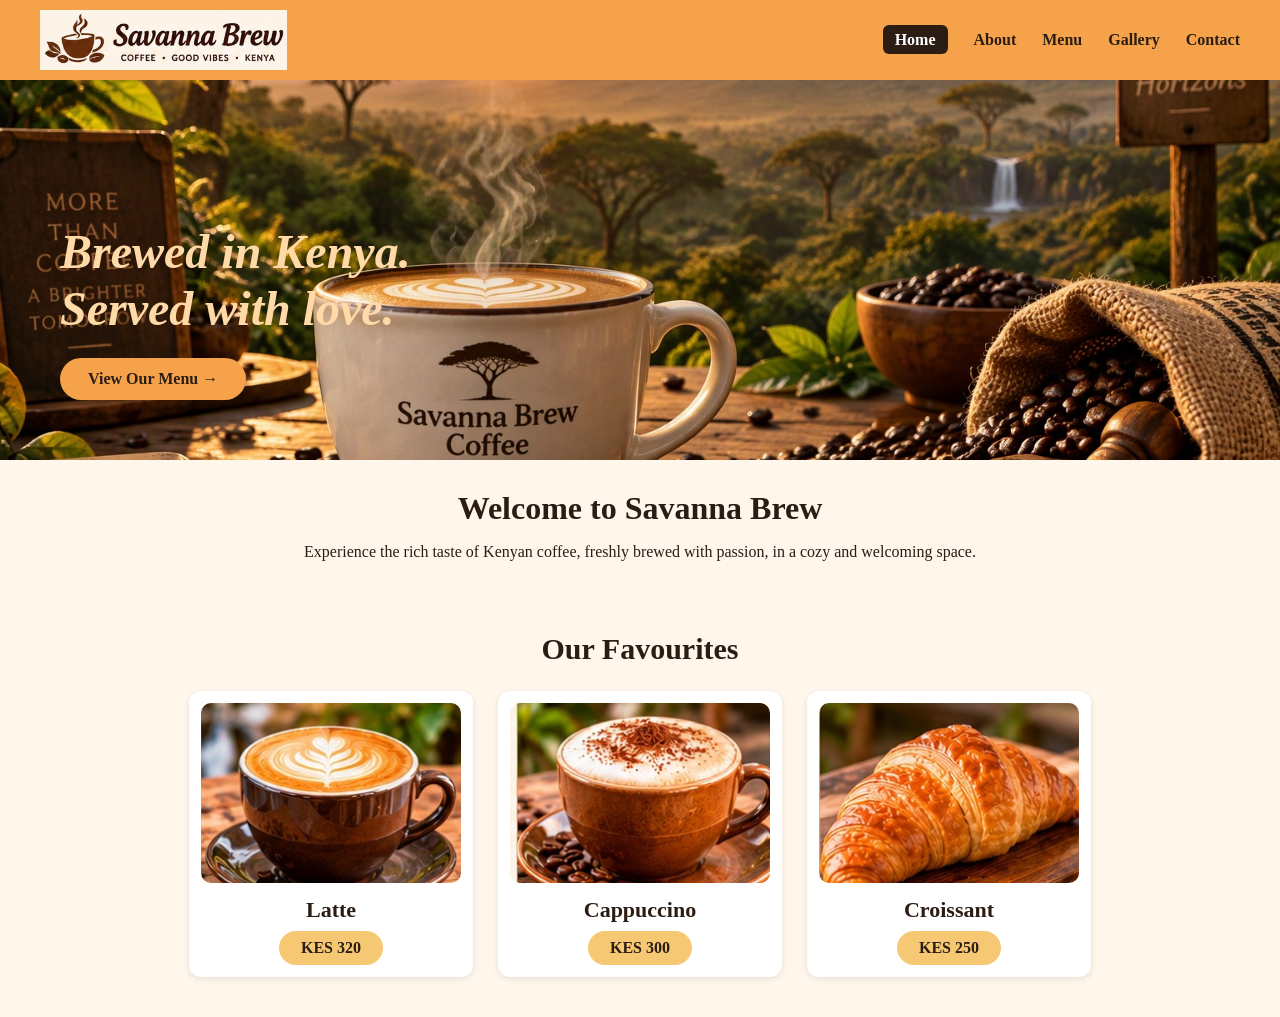
<file: index.html>
<!DOCTYPE html>
<html lang="en">
<head>
  <meta charset="UTF-8">
  <meta name="viewport" content="width=device-width, initial-scale=1.0">
  <title>Savanna Brew Café - Home</title>
  <link rel="stylesheet" href="css/style.css">
</head>
<body>

  <header class="site-header">
    <img src="images/savanna-brew-logo.jpg" alt="Savanna Brew Café logo" class="logo">
    <nav>
      <a href="index.html" class="active">Home</a>
      <a href="about.html">About</a>
      <a href="menu.html">Menu</a>
      <a href="gallery.html">Gallery</a>
      <a href="contact.html">Contact</a>
    </nav>
  </header>

  <section class="hero">
    <img src="images/savanna-banner-logo.jpg" alt="Savanna Brew Café banner" class="banner-img">
    <div class="hero-text">
      <h2>Brewed in Kenya.<br>Served with love.</h2>
      <a href="menu.html" class="btn">View Our Menu →</a>
    </div>
  </section>

  <main>
    <section class="welcome">
      <h1>Welcome to Savanna Brew</h1>
      <p>Experience the rich taste of Kenyan coffee, freshly brewed with passion, in a cozy and welcoming space.</p>
    </section>

    <section class="favourites">
      <h2>Our Favourites</h2>
      <div class="menu-grid">

        <div class="menu-item">
          <img src="images/latte.jpg" alt="A cup of latte" class="photo">
          <h3>Latte</h3>
          <p class="price">KES 320</p>
        </div>

        <div class="menu-item">
          <img src="images/cappuccino.jpg" alt="A cup of cappuccino" class="photo">
          <h3>Cappuccino</h3>
          <p class="price">KES 300</p>
        </div>

        <div class="menu-item">
          <img src="images/croissant.jpg" alt="A freshly baked croissant" class="photo">
          <h3>Croissant</h3>
          <p class="price">KES 250</p>
        </div>

      </div>
    </section>
  </main>

</body>
</html>
</file>
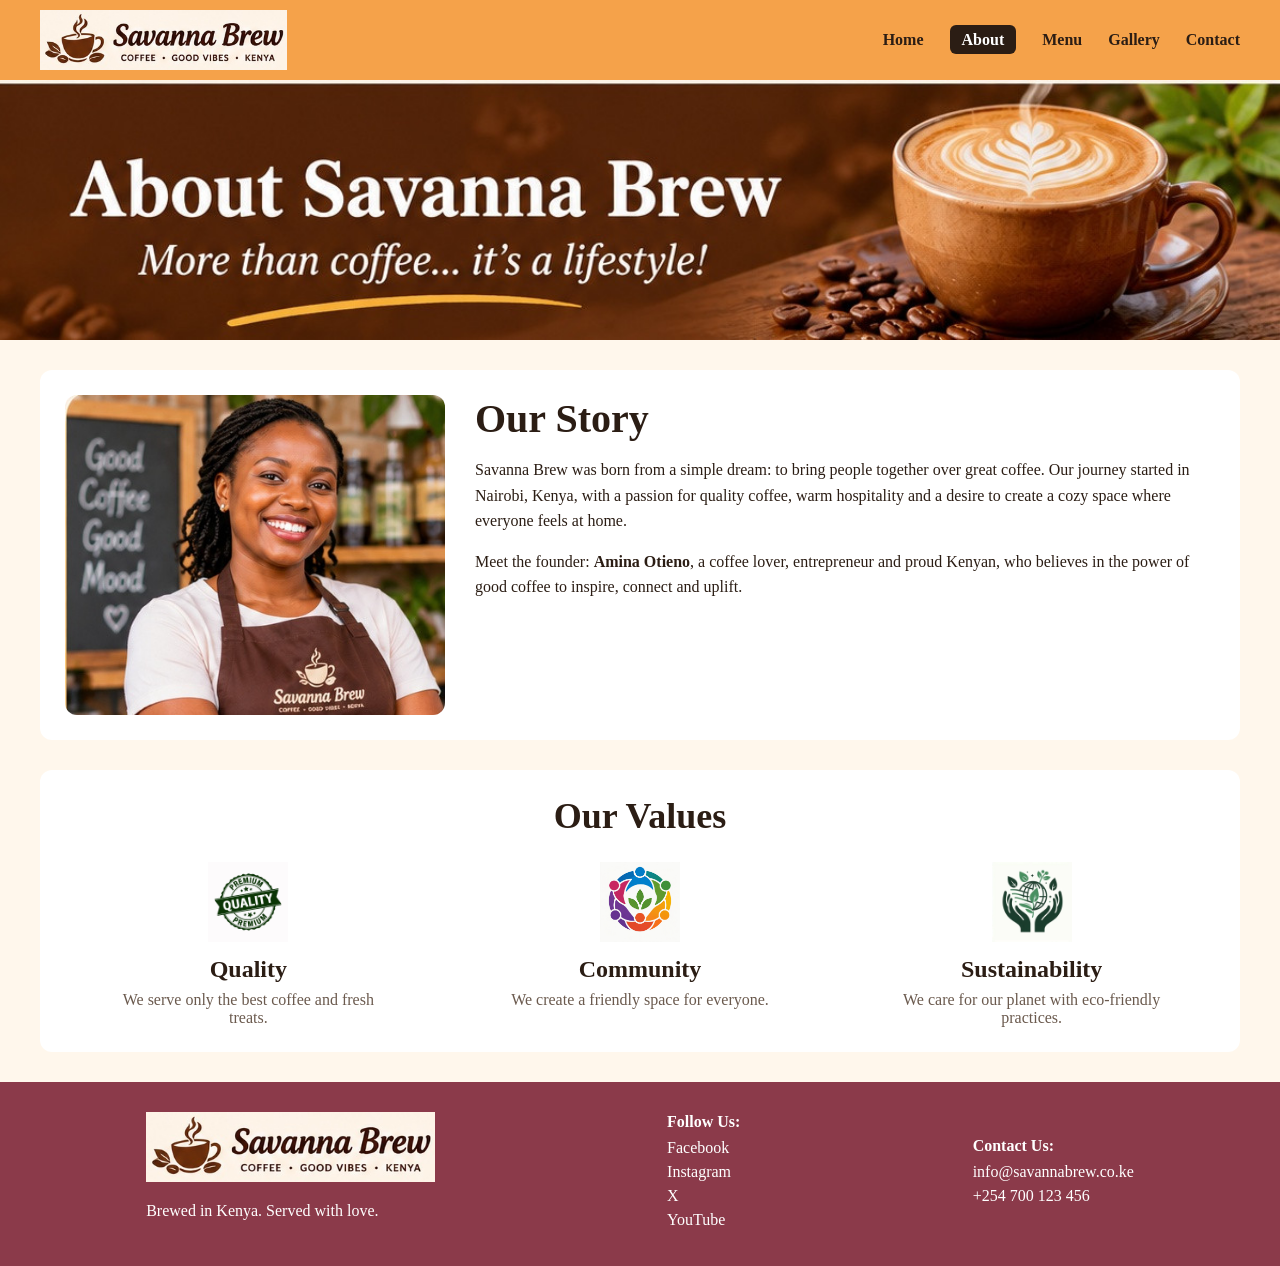
<file: about.html>
<!DOCTYPE html>
<html lang="en">
<head>
  <meta charset="UTF-8">
  <meta name="viewport" content="width=device-width, initial-scale=1.0">
  <title>Savanna Brew Café - About</title>
  <link rel="stylesheet" href="css/style.css">
</head>
<body>

  <header class="site-header">
    <img src="images/savanna-brew-logo.jpg" alt="Savanna Brew Café logo" class="logo">
    <nav>
      <a href="index.html">Home</a>
      <a href="about.html" class="active">About</a>
      <a href="menu.html">Menu</a>
      <a href="gallery.html">Gallery</a>
      <a href="contact.html">Contact</a>
    </nav>
  </header>

  <section class="page-banner">
    <img src="images/about-banner.jpg" alt="Coffee cup and beans" class="banner-img">
    <div class="page-banner-text">
    </div>
  </section>

  <main class="about">

    <section class="story">
      <img src="images/founder-portrait.jpg" alt="Amina Otieno, founder of Savanna Brew Café" class="story-photo">
      <div class="story-text">
        <h2>Our Story</h2>
        <p>Savanna Brew was born from a simple dream: to bring people together over great coffee. Our journey started in Nairobi, Kenya, with a passion for quality coffee, warm hospitality and a desire to create a cozy space where everyone feels at home.</p>
        <p>Meet the founder: <strong>Amina Otieno</strong>, a coffee lover, entrepreneur and proud Kenyan, who believes in the power of good coffee to inspire, connect and uplift.</p>
      </div>
    </section>

    <section class="values">
      <h2>Our Values</h2>
      <div class="values-grid">

        <div class="value">
          <img src="images/icon-quality.jpg" alt="Quality icon" class="value-icon">
          <h3>Quality</h3>
          <p>We serve only the best coffee and fresh treats.</p>
        </div>

        <div class="value">
          <img src="images/icon-community.jpg" alt="Community icon" class="value-icon">
          <h3>Community</h3>
          <p>We create a friendly space for everyone.</p>
        </div>

        <div class="value">
          <img src="images/icon-sustainability.jpg" alt="Sustainability icon" class="value-icon">
          <h3>Sustainability</h3>
          <p>We care for our planet with eco-friendly practices.</p>
        </div>

      </div>
    </section>

  </main>

  <footer class="site-footer">
    <div class="footer-brand">
      <img src="images/savanna-brew-logo.jpg" alt="Savanna Brew Café logo" class="footer-logo">
      <p>Brewed in Kenya. Served with love.</p>
    </div>
    <div class="footer-social">
      <h4>Follow Us:</h4>
      <a href="#">Facebook</a>
      <a href="#">Instagram</a>
      <a href="#">X</a>
      <a href="#">YouTube</a>
    </div>
    <div class="footer-contact">
      <h4>Contact Us:</h4>
      <p>info@savannabrew.co.ke</p>
      <p>+254 700 123 456</p>
    </div>
  </footer>

</body>
</html>
</file>
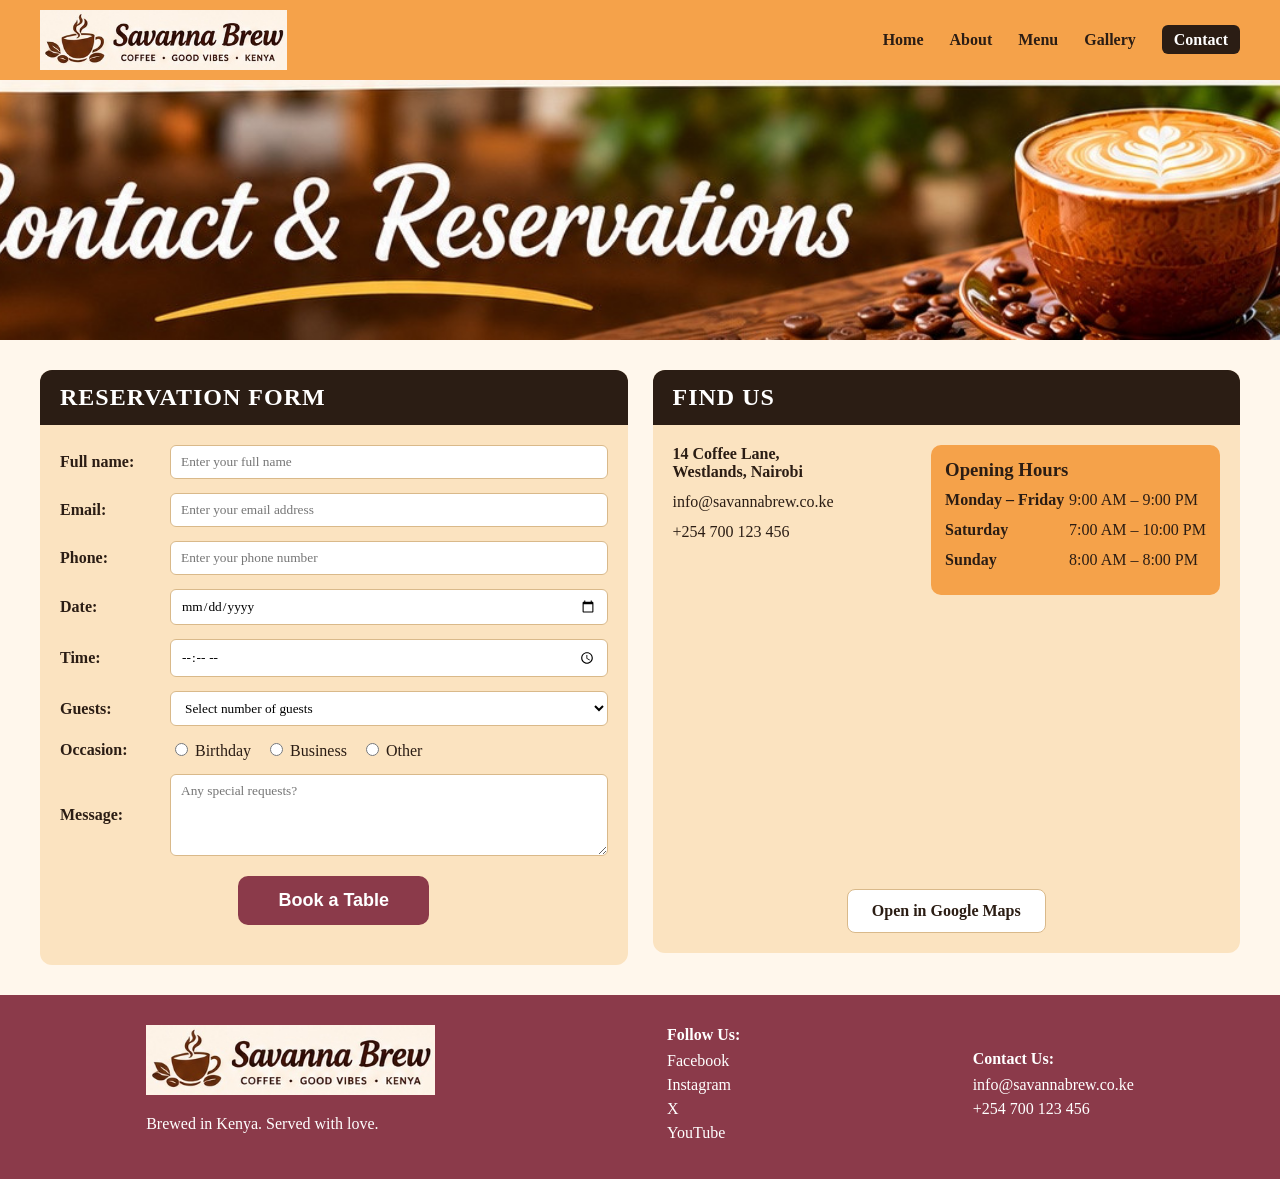
<file: contact.html>
<!DOCTYPE html>
<html lang="en">
<head>
  <meta charset="UTF-8">
  <meta name="viewport" content="width=device-width, initial-scale=1.0">
  <title>Savanna Brew Café - Contact</title>
  <link rel="stylesheet" href="css/style.css">
</head>
<body>

  <header class="site-header">
    <img src="images/savanna-brew-logo.jpg" alt="Savanna Brew Café logo" class="logo">
    <nav>
      <a href="index.html">Home</a>
      <a href="about.html">About</a>
      <a href="menu.html">Menu</a>
      <a href="gallery.html">Gallery</a>
      <a href="contact.html" class="active">Contact</a>
    </nav>
  </header>

  <section class="page-banner">
    <img src="images/contact-banner.jpg" alt="Coffee cup and beans" class="banner-img">
    <div class="page-banner-text">
    </div>
  </section>

  <main class="contact-page">
    <div class="contact-layout">

      <section class="reservation-box">
        <h2 class="box-heading">Reservation Form</h2>
        <form class="reservation-form">
          <div class="form-row">
            <label for="name">Full name:</label>
            <input type="text" id="name" placeholder="Enter your full name">
          </div>
          <div class="form-row">
            <label for="email">Email:</label>
            <input type="email" id="email" placeholder="Enter your email address">
          </div>
          <div class="form-row">
            <label for="phone">Phone:</label>
            <input type="tel" id="phone" placeholder="Enter your phone number">
          </div>
          <div class="form-row">
            <label for="date">Date:</label>
            <input type="date" id="date">
          </div>
          <div class="form-row">
            <label for="time">Time:</label>
            <input type="time" id="time">
          </div>
          <div class="form-row">
            <label for="guests">Guests:</label>
            <select id="guests">
              <option value="">Select number of guests</option>
              <option>1</option>
              <option>2</option>
              <option>3</option>
              <option>4</option>
              <option>5</option>
              <option>6+</option>
            </select>
          </div>
          <div class="form-row">
            <span class="label-text">Occasion:</span>
            <div class="radio-group">
              <label><input type="radio" name="occasion" value="birthday"> Birthday</label>
              <label><input type="radio" name="occasion" value="business"> Business</label>
              <label><input type="radio" name="occasion" value="other"> Other</label>
            </div>
          </div>
          <div class="form-row">
            <label for="message">Message:</label>
            <textarea id="message" rows="4" placeholder="Any special requests?"></textarea>
          </div>
          <button type="submit" class="book-btn">Book a Table</button>
        </form>
      </section>

      <section class="info-box">
        <h2 class="box-heading">Find Us</h2>
        <div class="info-grid">
          <div class="contact-details">
            <p><strong>14 Coffee Lane,</strong><br><strong>Westlands, Nairobi</strong></p>
            <p>info@savannabrew.co.ke</p>
            <p>+254 700 123 456</p>
          </div>
          <div class="hours">
            <h3>Opening Hours</h3>
            <p><span>Monday – Friday</span> 9:00 AM – 9:00 PM</p>
            <p><span>Saturday</span> 7:00 AM – 10:00 PM</p>
            <p><span>Sunday</span> 8:00 AM – 8:00 PM</p>
          </div>
        </div>
       <iframe
  src="https://www.google.com/maps?q=Westlands,+Nairobi,+Kenya&output=embed"
  width="100%"
  height="250"
  style="border:0; border-radius:10px; margin: 0 20px; width: calc(100% - 40px);"
  allowfullscreen
  loading="lazy"
  referrerpolicy="no-referrer-when-downgrade">
</iframe>        
     <a href="https://maps.google.com/?q=Westlands+Nairobi" target="_blank" class="map-btn">Open in Google Maps</a>
      </section>

    </div>
  </main>

  <footer class="site-footer">
    <div class="footer-brand">
      <img src="images/savanna-brew-logo.jpg" alt="Savanna Brew Café logo" class="footer-logo">
      <p>Brewed in Kenya. Served with love.</p>
    </div>
    <div class="footer-social">
      <h4>Follow Us:</h4>
      <a href="#">Facebook</a>
      <a href="#">Instagram</a>
      <a href="#">X</a>
      <a href="#">YouTube</a>
    </div>
    <div class="footer-contact">
      <h4>Contact Us:</h4>
      <p>info@savannabrew.co.ke</p>
      <p>+254 700 123 456</p>
    </div>
  </footer>

</body>
</html>
</file>
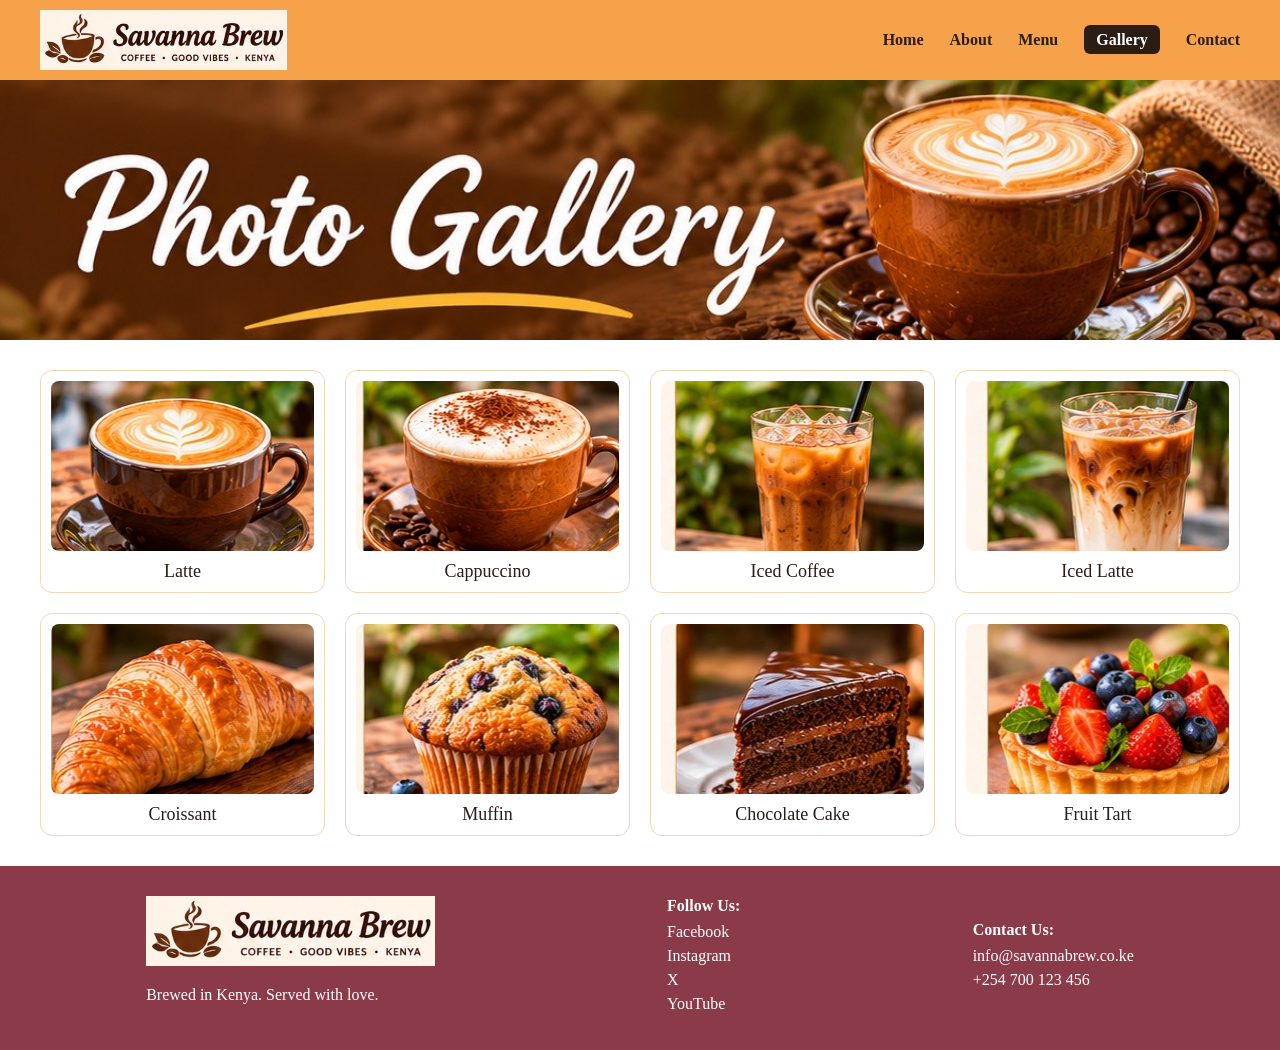
<file: gallery.html>
<!DOCTYPE html>
<html lang="en">
<head>
  <meta charset="UTF-8">
  <meta name="viewport" content="width=device-width, initial-scale=1.0">
  <title>Savanna Brew Café - Gallery</title>
  <link rel="stylesheet" href="css/style.css">
</head>
<body>

  <header class="site-header">
    <img src="images/savanna-brew-logo.jpg" alt="Savanna Brew Café logo" class="logo">
    <nav>
      <a href="index.html">Home</a>
      <a href="about.html">About</a>
      <a href="menu.html">Menu</a>
      <a href="gallery.html" class="active">Gallery</a>
      <a href="contact.html">Contact</a>
    </nav>
  </header>

  <section class="page-banner">
    <img src="images/gallery-banner.jpg" alt="Coffee cup and latte art" class="banner-img">
    <div class="page-banner-text">
    </div>
  </section>

  <main class="gallery-page">
    <div class="gallery-grid">

      <figure class="gallery-item">
        <img src="images/latte.jpg" alt="Latte" class="gallery-photo">
        <figcaption>Latte</figcaption>
      </figure>

      <figure class="gallery-item">
        <img src="images/cappuccino.jpg" alt="Cappuccino" class="gallery-photo">
        <figcaption>Cappuccino</figcaption>
      </figure>

      <figure class="gallery-item">
        <img src="images/iced-coffee.jpg" alt="Iced coffee" class="gallery-photo">
        <figcaption>Iced Coffee</figcaption>
      </figure>

      <figure class="gallery-item">
        <img src="images/iced-latte.jpg" alt="Iced latte" class="gallery-photo">
        <figcaption>Iced Latte</figcaption>
      </figure>

      <figure class="gallery-item">
        <img src="images/croissant.jpg" alt="Croissant" class="gallery-photo">
        <figcaption>Croissant</figcaption>
      </figure>

      <figure class="gallery-item">
        <img src="images/muffin.jpg" alt="Blueberry muffin" class="gallery-photo">
        <figcaption>Muffin</figcaption>
      </figure>

      <figure class="gallery-item">
        <img src="images/chocolate-cake.jpg" alt="Chocolate cake slice" class="gallery-photo">
        <figcaption>Chocolate Cake</figcaption>
      </figure>

      <figure class="gallery-item">
        <img src="images/fruit-tart.jpg" alt="Fruit tart" class="gallery-photo">
        <figcaption>Fruit Tart</figcaption>
      </figure>

    </div>
  </main>

  <footer class="site-footer">
    <div class="footer-brand">
      <img src="images/savanna-brew-logo.jpg" alt="Savanna Brew Café logo" class="footer-logo">
      <p>Brewed in Kenya. Served with love.</p>
    </div>
    <div class="footer-social">
      <h4>Follow Us:</h4>
      <a href="#">Facebook</a>
      <a href="#">Instagram</a>
      <a href="#">X</a>
      <a href="#">YouTube</a>
    </div>
    <div class="footer-contact">
      <h4>Contact Us:</h4>
      <p>info@savannabrew.co.ke</p>
      <p>+254 700 123 456</p>
    </div>
  </footer>

</body>
</html>
</file>
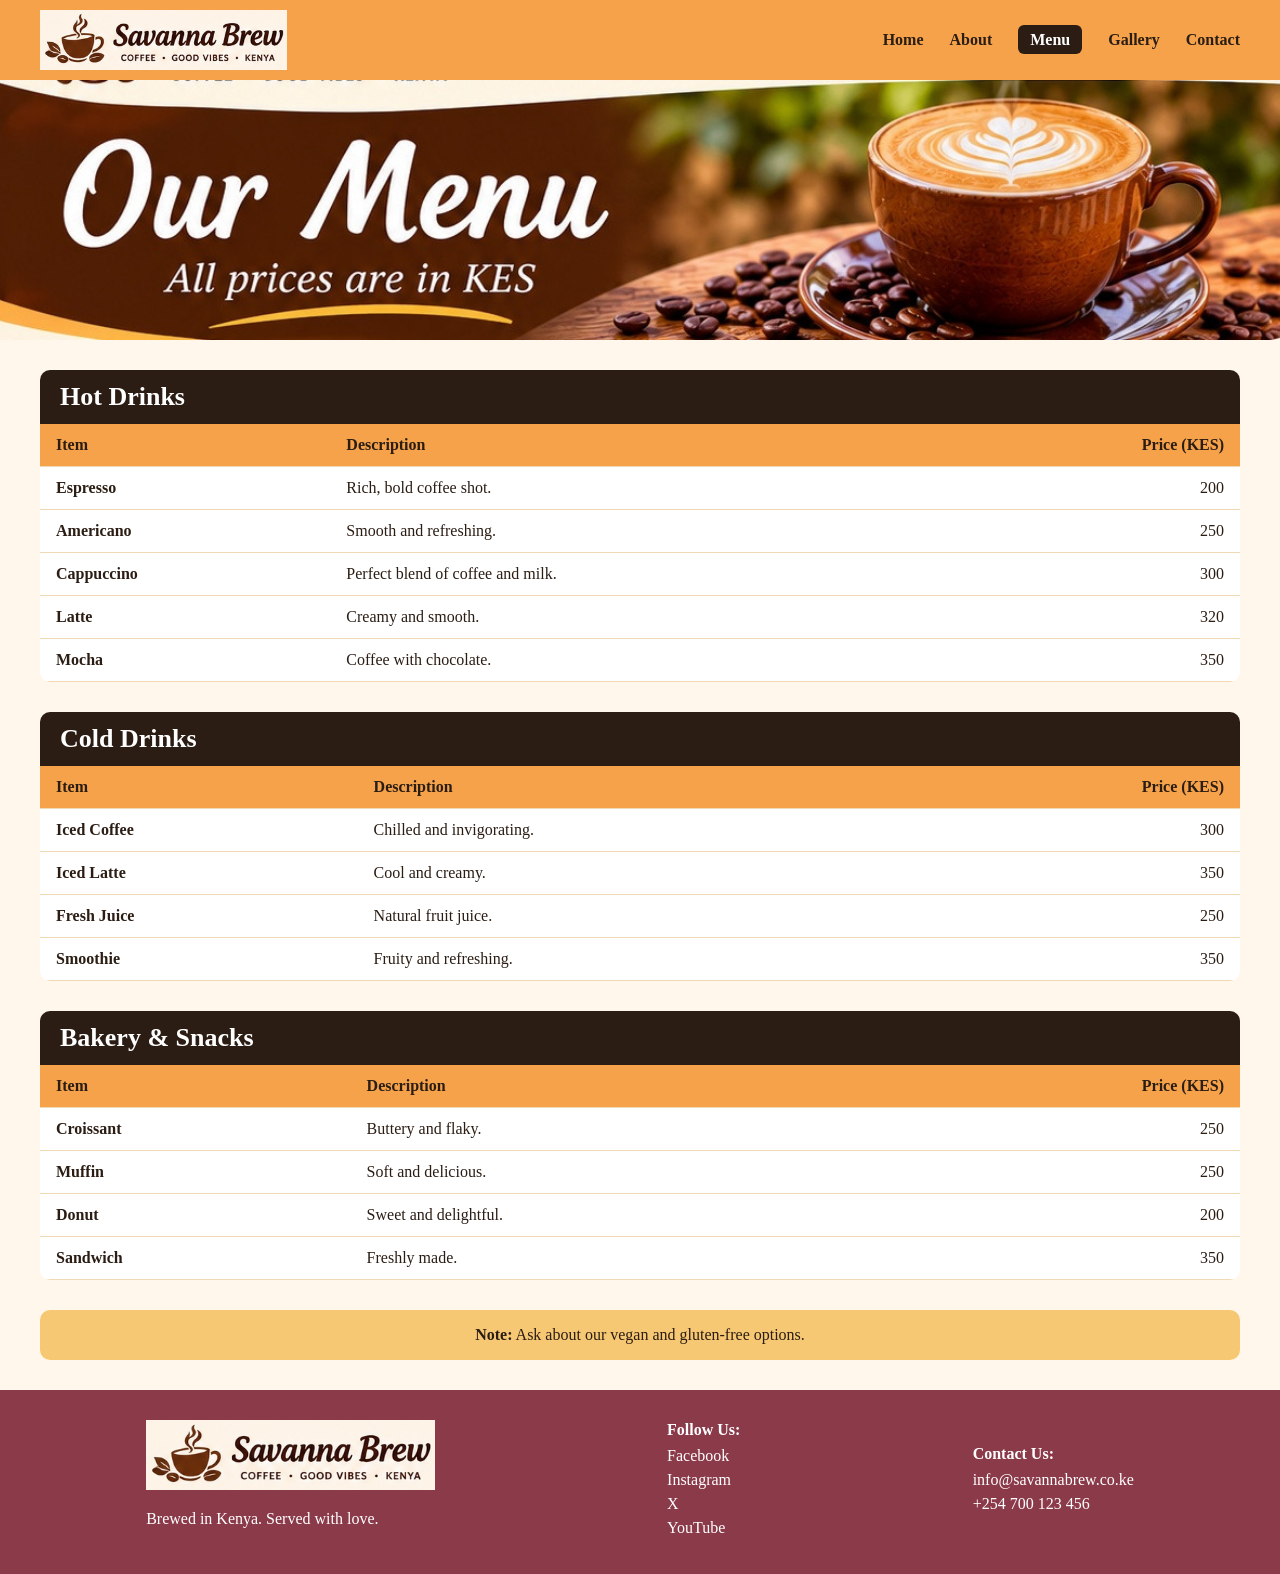
<file: menu.html>
<!DOCTYPE html>
<html lang="en">
<head>
  <meta charset="UTF-8">
  <meta name="viewport" content="width=device-width, initial-scale=1.0">
  <title>Savanna Brew Café - Menu</title>
  <link rel="stylesheet" href="css/style.css">
</head>
<body>

  <header class="site-header">
    <img src="images/savanna-brew-logo.jpg" alt="Savanna Brew Café logo" class="logo">
    <nav>
      <a href="index.html">Home</a>
      <a href="about.html">About</a>
      <a href="menu.html" class="active">Menu</a>
      <a href="gallery.html">Gallery</a>
      <a href="contact.html">Contact</a>
    </nav>
  </header>

  <section class="page-banner">
    <img src="images/menu-banner.jpg" alt="Coffee cup and beans" class="banner-img">
    <div class="page-banner-text">
    </div>
  </section>

  <main class="menu-page">

    <section class="menu-section">
      <h2 class="menu-heading">Hot Drinks</h2>
      <table class="menu-table">
        <thead>
          <tr>
            <th>Item</th>
            <th>Description</th>
            <th>Price (KES)</th>
          </tr>
        </thead>
        <tbody>
          <tr><td>Espresso</td><td>Rich, bold coffee shot.</td><td>200</td></tr>
          <tr><td>Americano</td><td>Smooth and refreshing.</td><td>250</td></tr>
          <tr><td>Cappuccino</td><td>Perfect blend of coffee and milk.</td><td>300</td></tr>
          <tr><td>Latte</td><td>Creamy and smooth.</td><td>320</td></tr>
          <tr><td>Mocha</td><td>Coffee with chocolate.</td><td>350</td></tr>
        </tbody>
      </table>
    </section>

    <section class="menu-section">
      <h2 class="menu-heading">Cold Drinks</h2>
      <table class="menu-table">
        <thead>
          <tr>
            <th>Item</th>
            <th>Description</th>
            <th>Price (KES)</th>
          </tr>
        </thead>
        <tbody>
          <tr><td>Iced Coffee</td><td>Chilled and invigorating.</td><td>300</td></tr>
          <tr><td>Iced Latte</td><td>Cool and creamy.</td><td>350</td></tr>
          <tr><td>Fresh Juice</td><td>Natural fruit juice.</td><td>250</td></tr>
          <tr><td>Smoothie</td><td>Fruity and refreshing.</td><td>350</td></tr>
        </tbody>
      </table>
    </section>

    <section class="menu-section">
      <h2 class="menu-heading">Bakery &amp; Snacks</h2>
      <table class="menu-table">
        <thead>
          <tr>
            <th>Item</th>
            <th>Description</th>
            <th>Price (KES)</th>
          </tr>
        </thead>
        <tbody>
          <tr><td>Croissant</td><td>Buttery and flaky.</td><td>250</td></tr>
          <tr><td>Muffin</td><td>Soft and delicious.</td><td>250</td></tr>
          <tr><td>Donut</td><td>Sweet and delightful.</td><td>200</td></tr>
          <tr><td>Sandwich</td><td>Freshly made.</td><td>350</td></tr>
        </tbody>
      </table>
    </section>

    <p class="menu-note"><strong>Note:</strong> Ask about our vegan and gluten-free options.</p>

  </main>

  <footer class="site-footer">
    <div class="footer-brand">
      <img src="images/savanna-brew-logo.jpg" alt="Savanna Brew Café logo" class="footer-logo">
      <p>Brewed in Kenya. Served with love.</p>
    </div>
    <div class="footer-social">
      <h4>Follow Us:</h4>
      <a href="#">Facebook</a>
      <a href="#">Instagram</a>
      <a href="#">X</a>
      <a href="#">YouTube</a>
    </div>
    <div class="footer-contact">
      <h4>Contact Us:</h4>
      <p>info@savannabrew.co.ke</p>
      <p>+254 700 123 456</p>
    </div>
  </footer>

</body>
</html>
</file>
<file: css/style.css>
body {
  margin: 0;
  font-family: Georgia, "Times New Roman", serif;
  background: #fff7ec;
  color: #2b1d14;
}

/* Header */
.site-header {
  background: #f5a24a;
  display: flex;
  align-items: center;
  justify-content: space-between;
  padding: 10px 40px;
}

.logo {
  height: 60px;
}

.site-header nav a {
  color: #2b1d14;
  text-decoration: none;
  font-weight: bold;
  margin-left: 22px;
}

.site-header nav a.active {
  background: #2b1d14;
  color: #fff;
  padding: 6px 12px;
  border-radius: 6px;
}

/* Homepage hero banner */
.hero {
  position: relative;
}

.banner-img {
  width: 100%;
  height: 380px;
  object-fit: cover;
  display: block;
}

.hero-text {
  position: absolute;
  left: 60px;
  bottom: 60px;
  color: #ffd9a8;
}

.hero-text h2 {
  font-size: 48px;
  font-style: italic;
  margin: 0 0 20px;
  line-height: 1.2;
}

.btn {
  display: inline-block;
  background: #f5a24a;
  color: #2b1d14;
  text-decoration: none;
  font-weight: bold;
  padding: 12px 28px;
  border-radius: 30px;
}

/* Welcome text */
.welcome {
  text-align: center;
  padding: 30px 20px 10px;
}

.welcome h1 {
  font-size: 32px;
  margin: 0 0 10px;
}

/* Favourites */
.favourites {
  text-align: center;
  padding: 20px 40px 40px;
}

.favourites h2 {
  font-size: 30px;
  margin-bottom: 25px;
}

.menu-grid {
  display: flex;
  justify-content: center;
  gap: 25px;
  flex-wrap: wrap;
}

.menu-item {
  width: 260px;
  background: #fff;
  border-radius: 12px;
  padding: 12px;
  box-shadow: 0 2px 6px rgba(0, 0, 0, 0.1);
}

.photo {
  width: 100%;
  height: 180px;
  object-fit: cover;
  border-radius: 10px;
  display: block;
}

.menu-item h3 {
  font-size: 22px;
  margin: 14px 0 8px;
}

.price {
  display: inline-block;
  background: #f7c873;
  padding: 8px 22px;
  border-radius: 20px;
  font-weight: bold;
  margin: 0;
}

/* Page banner (About and Menu pages) */
.page-banner {
  position: relative;
}

.page-banner .banner-img {
  height: 260px;
}

.page-banner-text {
  position: absolute;
  left: 40px;
  right: 40px;
  top: 50%;
  transform: translateY(-50%);
  text-align: center;
  color: #f5a24a;
}

.page-banner-text h1 {
  font-size: 36px;
  margin: 0;
  text-shadow: 2px 2px 6px rgba(0, 0, 0, 0.6);
}

.tagline {
  font-size: 18px;
  font-style: italic;
  margin: 8px 0 0;
  text-shadow: 1px 1px 4px rgba(0, 0, 0, 0.6);
}

/* About story */
.about {
  padding: 30px 40px;
}

.story {
  display: flex;
  gap: 30px;
  align-items: flex-start;
  background: #fff;
  border-radius: 12px;
  padding: 25px;
  margin-bottom: 30px;
}

.story-photo {
  width: 380px;
  height: 320px;
  object-fit: cover;
  border-radius: 12px;
  flex-shrink: 0;
}

.story-text h2 {
  font-size: 40px;
  margin: 0 0 15px;
}

.story-text p {
  line-height: 1.6;
  margin: 0 0 15px;
}

/* About values */
.values {
  text-align: center;
  background: #fff;
  border-radius: 12px;
  padding: 25px;
}

.values h2 {
  font-size: 36px;
  margin: 0 0 25px;
}

.values-grid {
  display: flex;
  justify-content: space-around;
  flex-wrap: wrap;
  gap: 25px;
}

.value {
  width: 260px;
}

.value-icon {
  height: 80px;
}

.value h3 {
  font-size: 24px;
  margin: 10px 0 8px;
}

.value p {
  color: #6b5a4e;
  margin: 0;
}

/* Footer (all pages) */
.site-footer {
  background: #8b3a4a;
  color: #fff;
  display: flex;
  justify-content: space-around;
  align-items: center;
  flex-wrap: wrap;
  gap: 20px;
  padding: 30px 40px;
}

.footer-logo {
  height: 70px;
}

.footer-social a,
.footer-contact p {
  display: block;
  color: #fff;
  text-decoration: none;
  margin: 6px 0;
}

.footer-contact h4,
.footer-social h4 {
  margin: 0 0 8px;
}

/* Menu page */
.menu-page {
  padding: 30px 40px;
}

.menu-section {
  margin-bottom: 30px;
}

.menu-heading {
  background: #2b1d14;
  color: #fff;
  padding: 12px 20px;
  border-radius: 10px 10px 0 0;
  margin: 0;
  font-size: 26px;
  text-align: left;
}

.menu-table {
  width: 100%;
  border-collapse: collapse;
  background: #fff;
  border-radius: 0 0 10px 10px;
  overflow: hidden;
}

.menu-table th,
.menu-table td {
  padding: 12px 16px;
  border-bottom: 1px solid #f0d9b5;
  text-align: left;
}

.menu-table th {
  background: #f5a24a;
  color: #2b1d14;
}

.menu-table td:last-child,
.menu-table th:last-child {
  text-align: right;
}

.menu-table td:first-child {
  font-weight: bold;
}

.menu-note {
  background: #f7c873;
  padding: 16px 20px;
  border-radius: 10px;
  text-align: center;
  margin: 0;
}

/* Menu page */
.menu-page {
  padding: 30px 40px;
}

.menu-section {
  margin-bottom: 30px;
}

.menu-heading {
  background: #2b1d14;
  color: #fff;
  padding: 12px 20px;
  border-radius: 10px 10px 0 0;
  margin: 0;
  font-size: 26px;
  text-align: left;
}

.menu-table {
  width: 100%;
  border-collapse: collapse;
  background: #fff;
  border-radius: 0 0 10px 10px;
  overflow: hidden;
}

.menu-table th,
.menu-table td {
  padding: 12px 16px;
  border-bottom: 1px solid #f0d9b5;
  text-align: left;
}

.menu-table th {
  background: #f5a24a;
  color: #2b1d14;
}

.menu-table td:last-child,
.menu-table th:last-child {
  text-align: right;
}

.menu-table td:first-child {
  font-weight: bold;
}

.menu-note {
  background: #f7c873;
  padding: 16px 20px;
  border-radius: 10px;
  text-align: center;
  margin: 0;
}

/* Gallery page */
.gallery-page {
  padding: 30px 40px;
  background: #fff;
}

.gallery-grid {
  display: grid;
  grid-template-columns: repeat(4, 1fr);
  gap: 20px;
}

.gallery-item {
  margin: 0;
  background: #fff;
  border: 1px solid #f0d9b5;
  border-radius: 12px;
  padding: 10px;
  text-align: center;
}

.gallery-photo {
  width: 100%;
  height: 170px;
  object-fit: cover;
  border-radius: 8px;
  display: block;
}

.gallery-item figcaption {
  margin-top: 10px;
  font-size: 18px;
  color: #2b1d14;
}

@media (max-width: 800px) {
  .gallery-grid {
    grid-template-columns: repeat(2, 1fr);
  }
}

/* Contact page */
.contact-page {
  padding: 30px 40px;
}

.contact-layout {
  display: flex;
  gap: 25px;
  align-items: flex-start;
}

.reservation-box,
.info-box {
  flex: 1;
  background: #fbe3c0;
  border-radius: 12px;
  overflow: hidden;
  padding-bottom: 20px;
}

.box-heading {
  background: #2b1d14;
  color: #fff;
  margin: 0;
  padding: 14px 20px;
  font-size: 24px;
  text-transform: uppercase;
  letter-spacing: 1px;
}

.reservation-form {
  padding: 20px;
}

.form-row {
  display: flex;
  align-items: center;
  margin-bottom: 14px;
}

.form-row label,
.label-text {
  width: 110px;
  font-weight: bold;
  flex-shrink: 0;
}

.form-row input[type="text"],
.form-row input[type="email"],
.form-row input[type="tel"],
.form-row input[type="date"],
.form-row input[type="time"],
.form-row select,
.form-row textarea {
  flex: 1;
  padding: 8px 10px;
  border: 1px solid #d9b98a;
  border-radius: 6px;
  background: #fff;
  font-family: inherit;
}

.radio-group {
  display: flex;
  gap: 14px;
  flex-wrap: wrap;
}

.radio-group label {
  width: auto;
  font-weight: normal;
}

.book-btn {
  display: block;
  margin: 20px auto 0;
  background: #8b3a4a;
  color: #fff;
  border: none;
  border-radius: 10px;
  padding: 14px 40px;
  font-size: 18px;
  font-weight: bold;
  cursor: pointer;
}

.info-grid {
  display: flex;
  justify-content: space-between;
  gap: 20px;
  padding: 20px;
}

.contact-details p,
.hours p {
  margin: 0 0 12px;
}

.hours {
  background: #f5a24a;
  border-radius: 10px;
  padding: 14px;
  min-width: 200px;
}

.hours h3 {
  margin: 0 0 10px;
}

.hours span {
  font-weight: bold;
  display: inline-block;
  width: 120px;
}

.map-placeholder {
  margin: 0 20px;
  height: 180px;
  background: #e8f1e4;
  border-radius: 10px;
  display: flex;
  align-items: center;
  justify-content: center;
  text-align: center;
  padding: 10px;
}

.map-btn {
  display: block;
  width: fit-content;
  margin: 20px auto 0;
  background: #fff;
  color: #2b1d14;
  text-decoration: none;
  font-weight: bold;
  padding: 12px 24px;
  border: 1px solid #d9b98a;
  border-radius: 8px;
}

@media (max-width: 900px) {
  .contact-layout {
    flex-direction: column;
  }
}
</file>
